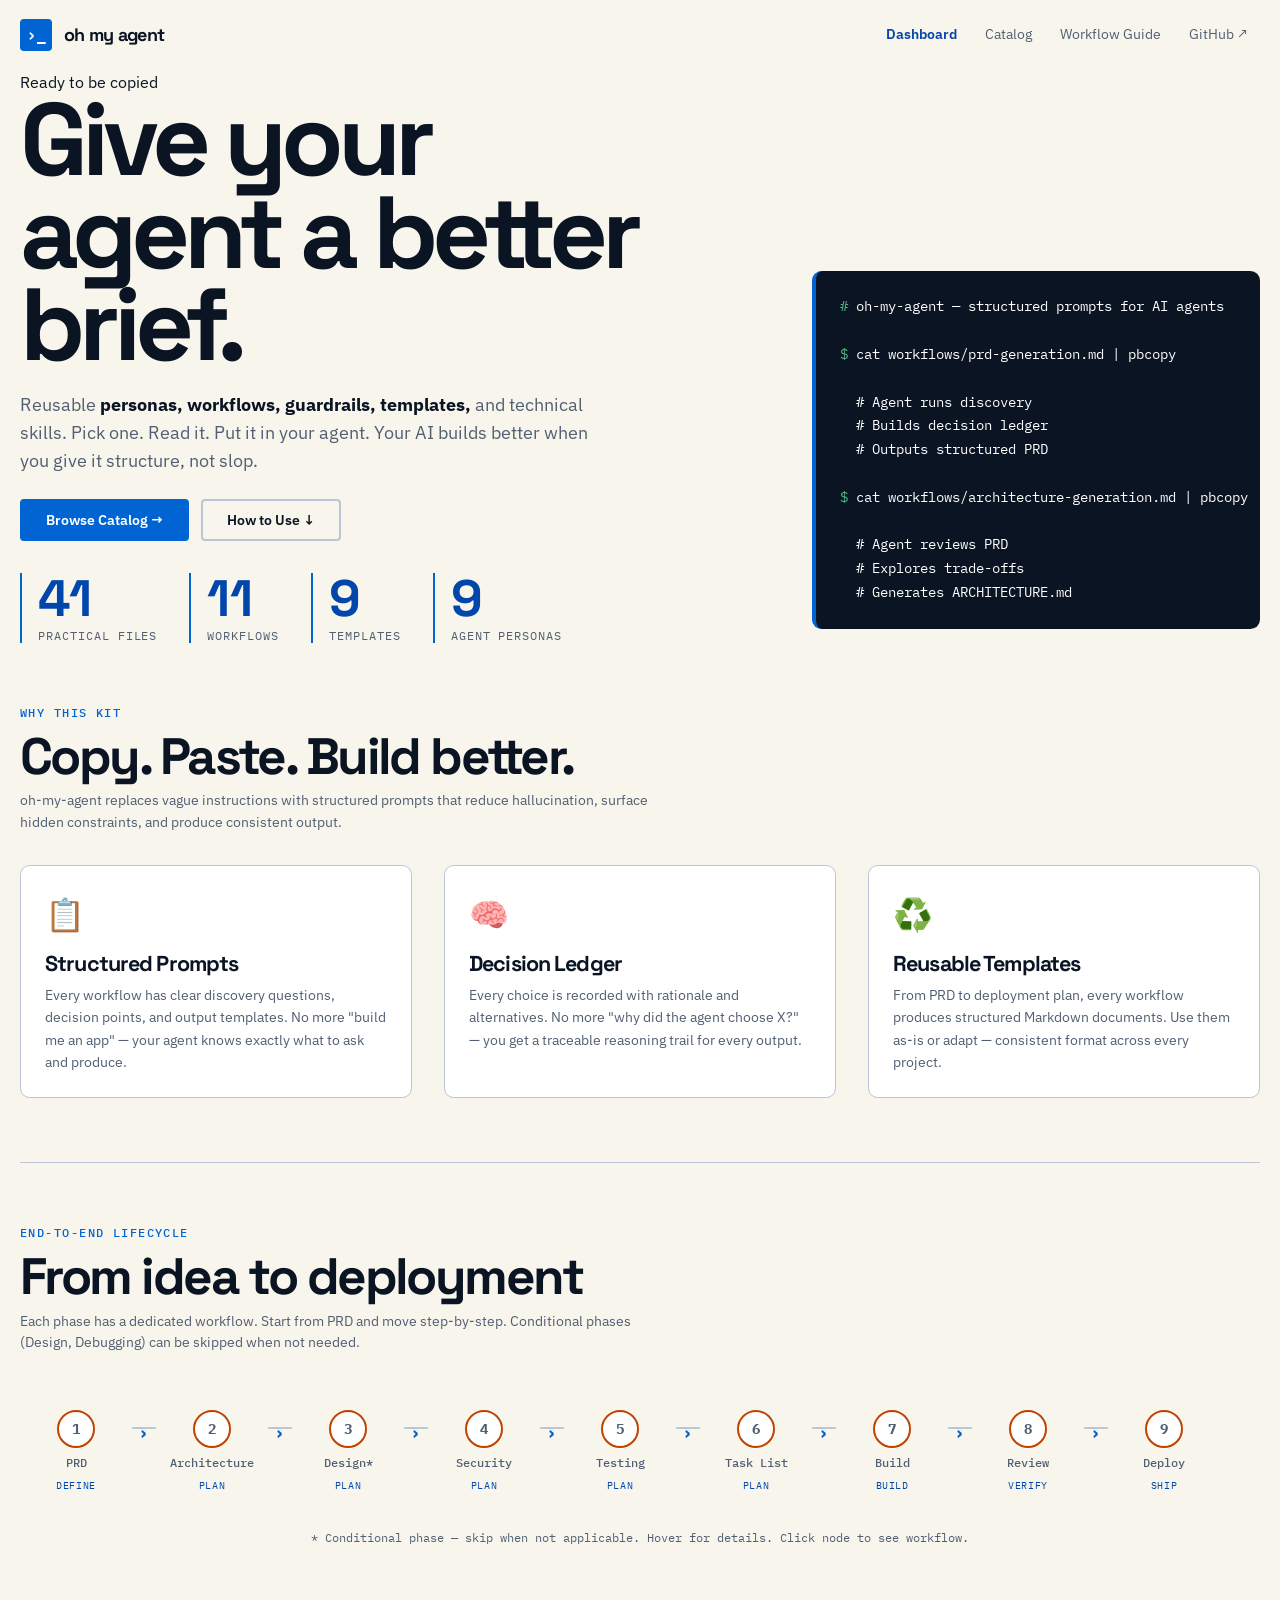
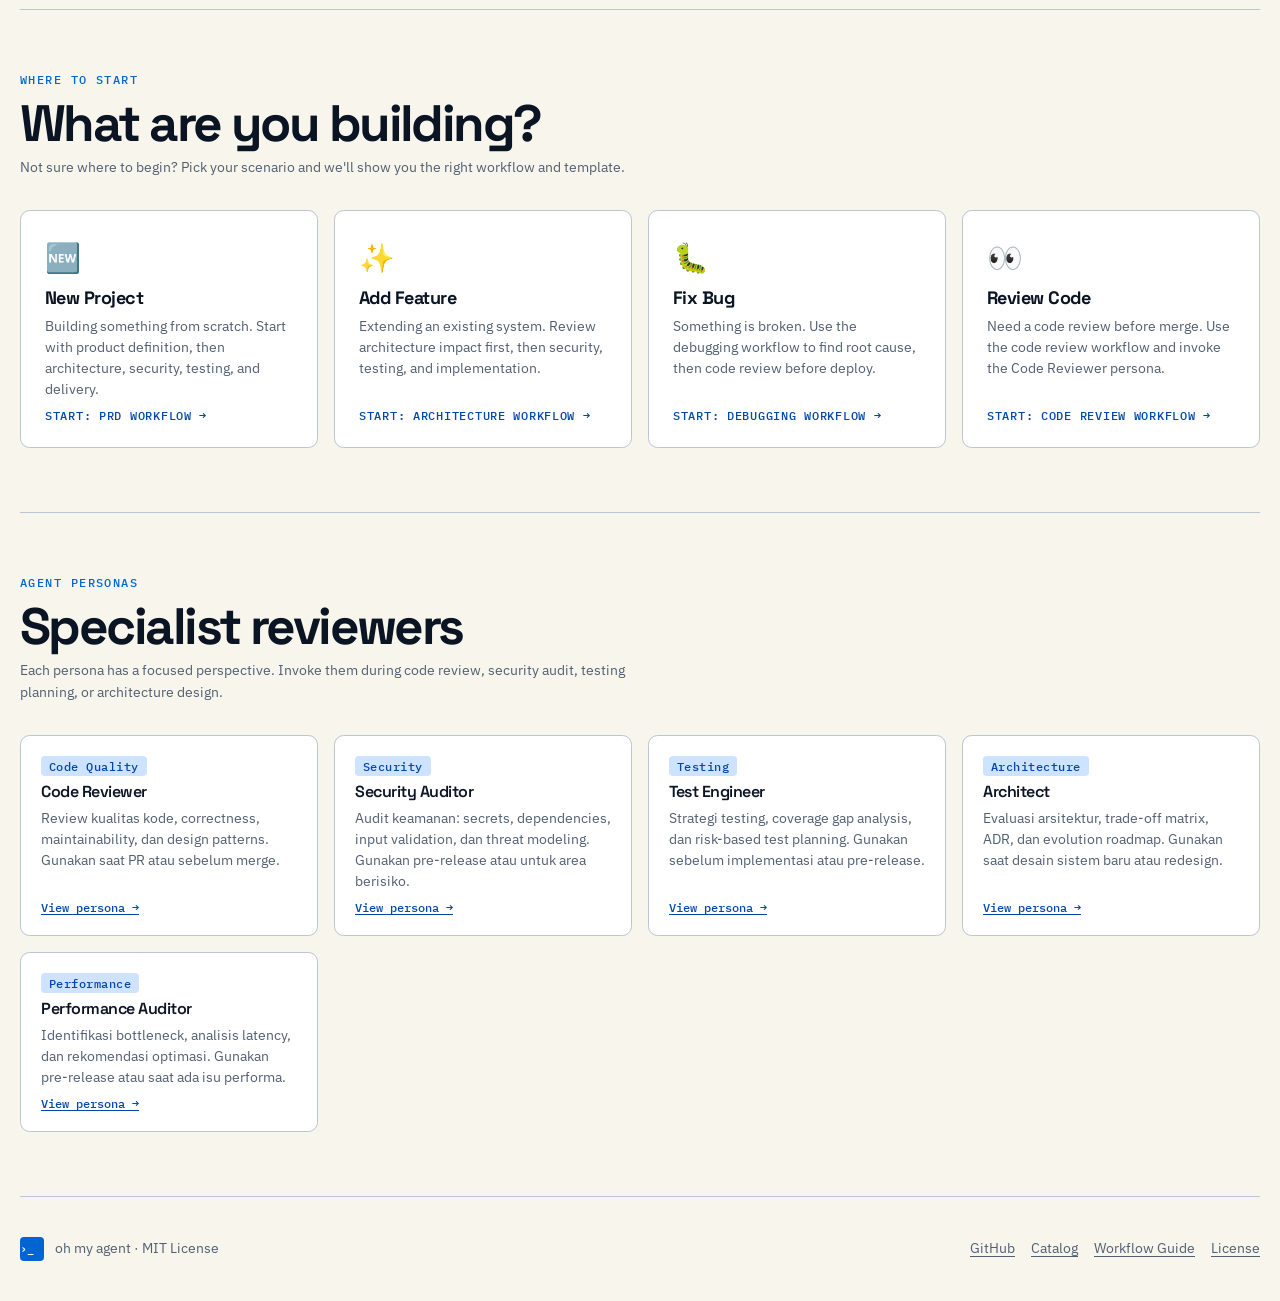
<file: docs/index.html>
<!doctype html>
<html lang="id">
<head>
  <meta charset="utf-8">
  <meta name="viewport" content="width=device-width, initial-scale=1">
  <meta name="description" content="Universal instructions, workflows, templates, guardrails, personas, and skills for AI agents.">
  <link rel="icon" href="data:,">
  <title>Oh My Agent — instruction kit for AI agents</title>
  <link rel="stylesheet" href="assets/css/style.css">
  <link rel="stylesheet" href="assets/css/dashboard.css">
</head>
<body>
  <div class="d-shell">
    <!-- ─── Navigation ─── -->
    <nav class="d-nav">
      <a class="d-nav-brand" href="./">
        <span class="d-nav-mark">›_</span>
        <span>oh my agent</span>
      </a>
      <div class="d-nav-links">
        <a href="./" class="active">Dashboard</a>
        <a href="catalog.html">Catalog</a>
        <a href="workflow-guide.html">Workflow Guide</a>
        <a href="https://github.com/nurmandigital/oh-my-agent" target="_blank" rel="noopener noreferrer">GitHub ↗</a>
      </div>
    </nav>

    <!-- ─── Hero ─── -->
    <section class="d-hero">
      <div>
        <div class="d-eyebrow">Ready to be copied</div>
        <h1>Give your agent a better brief.</h1>
        <p class="d-hero-sub">Reusable <strong>personas, workflows, guardrails, templates,</strong> and technical skills. Pick one. Read it. Put it in your agent. Your AI builds better when you give it structure, not slop.</p>
        <div class="d-hero-actions">
          <a class="d-btn d-btn-primary" href="catalog.html">Browse Catalog →</a>
          <a class="d-btn d-btn-outline" href="workflow-guide.html">How to Use ↓</a>
        </div>
        <div class="d-stats">
          <div class="d-stat"><span class="d-stat-num" id="stat-files">—</span><div class="d-stat-label">Practical Files</div></div>
          <div class="d-stat"><span class="d-stat-num" id="stat-workflows">—</span><div class="d-stat-label">Workflows</div></div>
          <div class="d-stat"><span class="d-stat-num" id="stat-templates">—</span><div class="d-stat-label">Templates</div></div>
          <div class="d-stat"><span class="d-stat-num" id="stat-agents">—</span><div class="d-stat-label">Agent Personas</div></div>
        </div>
      </div>
      <div class="d-hero-visual">
        <pre class="d-hero-code"><span>#</span> oh-my-agent — structured prompts for AI agents<span>

</span><span>$</span> cat workflows/prd-generation.md | pbcopy<span>

</span>  # Agent runs discovery
  # Builds decision ledger
  # Outputs structured PRD

<span>$</span> cat workflows/architecture-generation.md | pbcopy

  # Agent reviews PRD
  # Explores trade-offs
  # Generates ARCHITECTURE.md</pre>
      </div>
    </section>

    <!-- ─── Value Props ─── -->
    <section class="d-section">
      <div class="d-section-header">
        <div class="d-eyebrow">Why this kit</div>
        <h2>Copy. Paste. Build better.</h2>
        <p>oh-my-agent replaces vague instructions with structured prompts that reduce hallucination, surface hidden constraints, and produce consistent output.</p>
      </div>
      <div class="d-props">
        <div class="d-prop">
          <span class="d-prop-icon">📋</span>
          <h3>Structured Prompts</h3>
          <p>Every workflow has clear discovery questions, decision points, and output templates. No more "build me an app" — your agent knows exactly what to ask and produce.</p>
        </div>
        <div class="d-prop">
          <span class="d-prop-icon">🧠</span>
          <h3>Decision Ledger</h3>
          <p>Every choice is recorded with rationale and alternatives. No more "why did the agent choose X?" — you get a traceable reasoning trail for every output.</p>
        </div>
        <div class="d-prop">
          <span class="d-prop-icon">♻️</span>
          <h3>Reusable Templates</h3>
          <p>From PRD to deployment plan, every workflow produces structured Markdown documents. Use them as-is or adapt — consistent format across every project.</p>
        </div>
      </div>
    </section>

    <!-- ─── Lifecycle Flow ─── -->
    <section class="d-section">
      <div class="d-section-header">
        <div class="d-eyebrow">End-to-end lifecycle</div>
        <h2>From idea to deployment</h2>
        <p>Each phase has a dedicated workflow. Start from PRD and move step-by-step. Conditional phases (Design, Debugging) can be skipped when not needed.</p>
      </div>
      <div class="d-lifecycle">
        <div class="d-flow" data-phase="define" id="lifecycle-flow">
          <div class="d-flow-node" data-phase="define" data-ref="prd-generation">
            <span class="d-flow-tooltip">Start here. Define product scope, users, constraints.</span>
            <span class="d-flow-circle">1</span>
            <span class="d-flow-label">PRD</span>
            <span class="d-flow-phase">Define</span>
          </div>
          <div class="d-flow-node" data-phase="plan" data-ref="architecture-generation">
            <span class="d-flow-tooltip">System design, trade-offs, decision records.</span>
            <span class="d-flow-circle">2</span>
            <span class="d-flow-label">Architecture</span>
            <span class="d-flow-phase">Plan</span>
          </div>
          <div class="d-flow-node" data-phase="plan" data-ref="design-generation">
            <span class="d-flow-tooltip">UI/UX design. Conditional — skip for API-only.</span>
            <span class="d-flow-circle">3</span>
            <span class="d-flow-label">Design*</span>
            <span class="d-flow-phase">Plan</span>
          </div>
          <div class="d-flow-node" data-phase="plan" data-ref="security-planning">
            <span class="d-flow-tooltip">Threat model, auth, data protection.</span>
            <span class="d-flow-circle">4</span>
            <span class="d-flow-label">Security</span>
            <span class="d-flow-phase">Plan</span>
          </div>
          <div class="d-flow-node" data-phase="plan" data-ref="testing-planning">
            <span class="d-flow-tooltip">Test strategy, coverage, risk assessment.</span>
            <span class="d-flow-circle">5</span>
            <span class="d-flow-label">Testing</span>
            <span class="d-flow-phase">Plan</span>
          </div>
          <div class="d-flow-node" data-phase="plan" data-ref="task-list-generation">
            <span class="d-flow-tooltip">Break work into ordered tasks.</span>
            <span class="d-flow-circle">6</span>
            <span class="d-flow-label">Task List</span>
            <span class="d-flow-phase">Plan</span>
          </div>
          <div class="d-flow-node" data-phase="build" data-ref="task-instruction">
            <span class="d-flow-tooltip">Agent implements task by task.</span>
            <span class="d-flow-circle">7</span>
            <span class="d-flow-label">Build</span>
            <span class="d-flow-phase">Build</span>
          </div>
          <div class="d-flow-node" data-phase="verify" data-ref="code-review-workflow">
            <span class="d-flow-tooltip">Review code, check quality, approve merge.</span>
            <span class="d-flow-circle">8</span>
            <span class="d-flow-label">Review</span>
            <span class="d-flow-phase">Verify</span>
          </div>
          <div class="d-flow-node" data-phase="ship" data-ref="deployment-workflow">
            <span class="d-flow-tooltip">Release, deploy, monitor.</span>
            <span class="d-flow-circle">9</span>
            <span class="d-flow-label">Deploy</span>
            <span class="d-flow-phase">Ship</span>
          </div>
        </div>
      </div>
      <p style="color:var(--color-ink-muted);font:var(--text-xs) var(--font-mono);margin:var(--space-3) 0 0;text-align:center;">* Conditional phase — skip when not applicable. Hover for details. Click node to see workflow.</p>
    </section>

    <!-- ─── Decision Cards ─── -->
    <section class="d-section">
      <div class="d-section-header">
        <div class="d-eyebrow">Where to start</div>
        <h2>What are you building?</h2>
        <p>Not sure where to begin? Pick your scenario and we'll show you the right workflow and template.</p>
      </div>
      <div class="d-cards" id="decision-cards">
        <a class="d-card" href="workflow-guide.html#prd">
          <span class="d-card-icon">🆕</span>
          <h3>New Project</h3>
          <p>Building something from scratch. Start with product definition, then architecture, security, testing, and delivery.</p>
          <span class="d-card-meta">Start: PRD workflow →</span>
        </a>
        <a class="d-card" href="workflow-guide.html#architecture">
          <span class="d-card-icon">✨</span>
          <h3>Add Feature</h3>
          <p>Extending an existing system. Review architecture impact first, then security, testing, and implementation.</p>
          <span class="d-card-meta">Start: Architecture workflow →</span>
        </a>
        <a class="d-card" href="catalog.html?search=bug">
          <span class="d-card-icon">🐛</span>
          <h3>Fix Bug</h3>
          <p>Something is broken. Use the debugging workflow to find root cause, then code review before deploy.</p>
          <span class="d-card-meta">Start: Debugging workflow →</span>
        </a>
        <a class="d-card" href="catalog.html?search=review">
          <span class="d-card-icon">👀</span>
          <h3>Review Code</h3>
          <p>Need a code review before merge. Use the code review workflow and invoke the Code Reviewer persona.</p>
          <span class="d-card-meta">Start: Code Review workflow →</span>
        </a>
      </div>
    </section>

    <!-- ─── Agent Personas ─── -->
    <section class="d-section">
      <div class="d-section-header">
        <div class="d-eyebrow">Agent personas</div>
        <h2>Specialist reviewers</h2>
        <p>Each persona has a focused perspective. Invoke them during code review, security audit, testing planning, or architecture design.</p>
      </div>
      <div class="d-agents" id="agent-list"></div>
    </section>

    <!-- ─── Footer ─── -->
    <footer class="d-footer">
      <div class="d-footer-copy">
        <span class="d-nav-mark" style="display:inline-flex;width:1.5rem;height:1.5rem;font-size:0.75rem;vertical-align:middle;margin-right:var(--space-2);">›_</span>
        oh my agent &middot; MIT License
      </div>
      <div class="d-footer-links">
        <a href="https://github.com/nurmandigital/oh-my-agent" target="_blank" rel="noopener noreferrer">GitHub</a>
        <a href="catalog.html">Catalog</a>
        <a href="workflow-guide.html">Workflow Guide</a>
        <a href="https://github.com/nurmandigital/oh-my-agent/blob/main/LICENSE">License</a>
      </div>
    </footer>
  </div>

  <script src="assets/js/dashboard.js" defer></script>
</body>
</html>
</file>
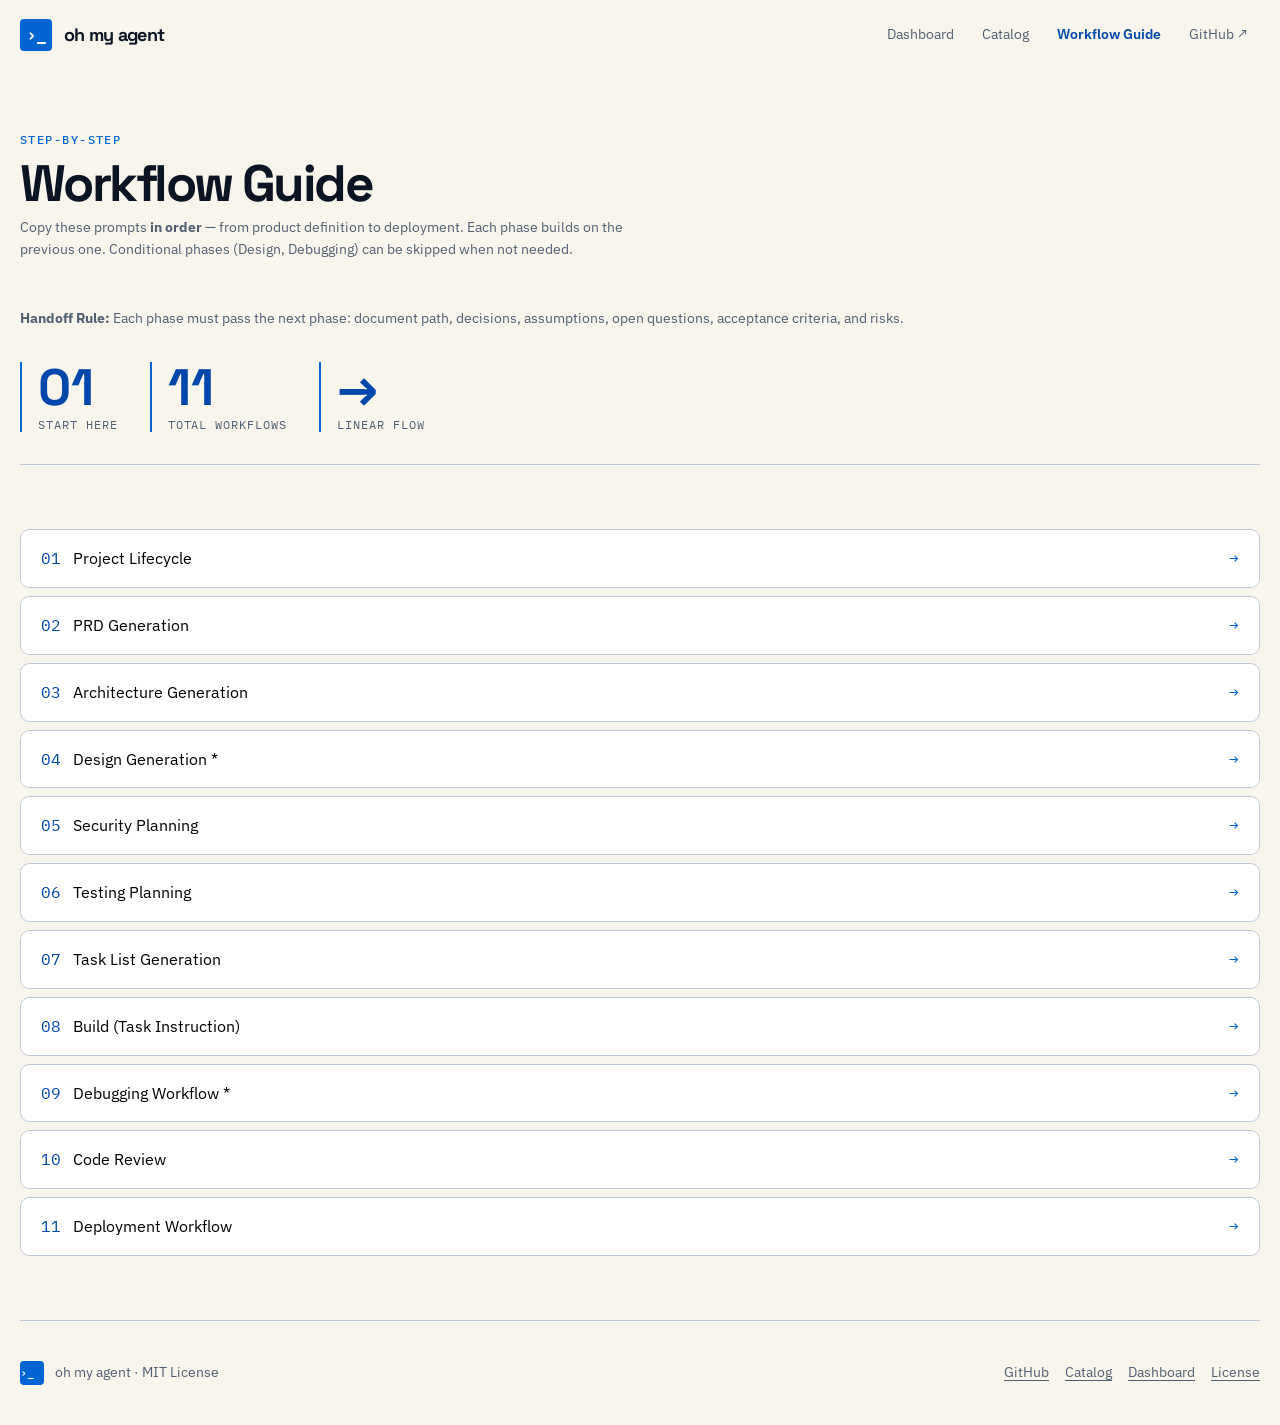
<file: docs/workflow-guide.html>
<!doctype html>
<html lang="id">
<head>
  <meta charset="utf-8">
  <meta name="viewport" content="width=device-width, initial-scale=1">
  <meta name="description" content="Step-by-step workflow guide for oh-my-agent — which prompt to use, when, and what to expect.">
  <link rel="icon" href="data:,">
  <title>Workflow Guide — Oh My Agent</title>
  <link rel="stylesheet" href="assets/css/style.css">
  <link rel="stylesheet" href="assets/css/dashboard.css">
</head>
<body>
  <div class="d-shell">
    <!-- ─── Navigation ─── -->
    <nav class="d-nav">
      <a class="d-nav-brand" href="./">
        <span class="d-nav-mark">›_</span>
        <span>oh my agent</span>
      </a>
      <div class="d-nav-links">
        <a href="./">Dashboard</a>
        <a href="catalog.html">Catalog</a>
        <a href="workflow-guide.html" class="active">Workflow Guide</a>
        <a href="https://github.com/nurmandigital/oh-my-agent" target="_blank" rel="noopener noreferrer">GitHub ↗</a>
      </div>
    </nav>

    <!-- ─── Page Header ─── -->
    <section class="d-section" style="padding-bottom:0;">
      <div class="d-section-header">
        <div class="d-eyebrow">Step-by-step</div>
        <h2>Workflow Guide</h2>
        <p>Copy these prompts <strong>in order</strong> — from product definition to deployment. Each phase builds on the previous one. Conditional phases (Design, Debugging) can be skipped when not needed.</p>
      </div>

      <div style="padding:var(--space-4) 0 var(--space-8);">
        <p style="color:var(--color-ink-muted);font-size:var(--text-sm);margin:0 0 var(--space-4);"><strong>Handoff Rule:</strong> Each phase must pass the next phase: document path, decisions, assumptions, open questions, acceptance criteria, and risks.</p>
        <div class="d-stats">
          <div class="d-stat"><span class="d-stat-num">01</span><div class="d-stat-label">Start Here</div></div>
          <div class="d-stat"><span class="d-stat-num">11</span><div class="d-stat-label">Total Workflows</div></div>
          <div class="d-stat"><span class="d-stat-num">→</span><div class="d-stat-label">Linear Flow</div></div>
        </div>
      </div>
    </section>

    <!-- ─── Accordion ─── -->
    <section class="d-section" id="accordion-section">
      <div class="d-accordion">

        <!-- 01: Project Lifecycle -->
        <div class="d-accordion-item" id="project-lifecycle">
          <button class="d-accordion-header" onclick="this.parentElement.classList.toggle('open')">
            <span><span style="color:var(--color-accent-strong);font-family:var(--font-mono);margin-right:var(--space-2);">01</span> Project Lifecycle</span>
            <span class="d-accordion-marker">→</span>
          </button>
          <div class="d-accordion-body">
            <p>Mulai di sini paling awal. Dapatkan peta lifecycle keseluruhan sebelum menjalankan fase apapun. Workflow ini memberikan overview semua fase, conditional path, dan handoff rule.</p>
            <dl class="d-acc-meta">
              <dt>When</dt>
              <dd>Pertama kali, sebelum fase manapun</dd>
              <dt>Workflow</dt>
              <dd><a class="d-acc-link" href="catalog.html?search=project-lifecycle">workflows/project-lifecycle.md</a></dd>
              <dt>Output</dt>
              <dd>Peta lifecycle + konteks project</dd>
              <dt>Next</dt>
              <dd>PRD Generation</dd>
            </dl>
            <p><strong>Tips:</strong> Cukup jalankan sekali per project. Simpan output sebagai referensi untuk semua fase selanjutnya.</p>
          </div>
        </div>

        <!-- 02: PRD -->
        <div class="d-accordion-item" id="prd">
          <button class="d-accordion-header" onclick="this.parentElement.classList.toggle('open')">
            <span><span style="color:var(--color-accent-strong);font-family:var(--font-mono);margin-right:var(--space-2);">02</span> PRD Generation</span>
            <span class="d-accordion-marker">→</span>
          </button>
          <div class="d-accordion-body">
            <p>Tentukan produk — user pain, target audience, success metrics, constraint, dan scope. Workflow ini melakukan discovery mendalam sebelum arsitektur atau desain dimulai.</p>
            <dl class="d-acc-meta">
              <dt>When</dt>
              <dd>Sebelum desain atau teknis apapun</dd>
              <dt>Workflow</dt>
              <dd><a class="d-acc-link" href="catalog.html?search=prd-generation">workflows/prd-generation.md</a></dd>
              <dt>Template</dt>
              <dd><a class="d-acc-link" href="catalog.html?search=PRD">templates/PRD.md</a></dd>
              <dt>Next</dt>
              <dd>Architecture</dd>
            </dl>
            <p><strong>Tips:</strong> Jangan lewati — bahkan untuk fitur kecil, PRD singkat membantu agent memahami konteks. Output berupa PRD.md + decision ledger.</p>
          </div>
        </div>

        <!-- 03: Architecture -->
        <div class="d-accordion-item" id="architecture">
          <button class="d-accordion-header" onclick="this.parentElement.classList.toggle('open')">
            <span><span style="color:var(--color-accent-strong);font-family:var(--font-mono);margin-right:var(--space-2);">03</span> Architecture Generation</span>
            <span class="d-accordion-marker">→</span>
          </button>
          <div class="d-accordion-body">
            <p>Setelah PRD siap, lanjut ke arsitektur sistem. Workflow ini mengeksplorasi trade-off, pattern, dan keputusan desain dengan ADR (Architecture Decision Records).</p>
            <dl class="d-acc-meta">
              <dt>When</dt>
              <dd>Setelah PRD selesai</dd>
              <dt>Workflow</dt>
              <dd><a class="d-acc-link" href="catalog.html?search=architecture-generation">workflows/architecture-generation.md</a></dd>
              <dt>Template</dt>
              <dd><a class="d-acc-link" href="catalog.html?search=ARCHITECTURE">templates/ARCHITECTURE.md</a></dd>
              <dt>Next</dt>
              <dd>Design (jika ada UI) atau Security</dd>
            </dl>
            <p><strong>Tips:</strong> Gunakan Architect persona untuk review keputusan arsitektur. Output berupa ARCHITECTURE.md + decision ledger.</p>
          </div>
        </div>

        <!-- 04: Design -->
        <div class="d-accordion-item" id="design">
          <button class="d-accordion-header" onclick="this.parentElement.classList.toggle('open')">
            <span><span style="color:var(--color-accent-strong);font-family:var(--font-mono);margin-right:var(--space-2);">04</span> Design Generation *</span>
            <span class="d-accordion-marker">→</span>
          </button>
          <div class="d-accordion-body">
            <p><strong>Kondisional.</strong> Hanya untuk project dengan UI/UX. Jika project CLI, API-only, worker, atau background job — lewati fase ini.</p>
            <dl class="d-acc-meta">
              <dt>When</dt>
              <dd>Hanya jika ada UI/UX</dd>
              <dt>Workflow</dt>
              <dd><a class="d-acc-link" href="catalog.html?search=design-generation">workflows/design-generation.md</a></dd>
              <dt>Template</dt>
              <dd><a class="d-acc-link" href="catalog.html?search=DESIGN">templates/DESIGN.md</a></dd>
              <dt>Next</dt>
              <dd>Security Planning</dd>
            </dl>
            <p><strong>Tips:</strong> Desainer yang baik memvalidasi lebih awal. Jika sudah ada Figma/prototype, link di template DESIGN.md.</p>
          </div>
        </div>

        <!-- 05: Security -->
        <div class="d-accordion-item" id="security">
          <button class="d-accordion-header" onclick="this.parentElement.classList.toggle('open')">
            <span><span style="color:var(--color-accent-strong);font-family:var(--font-mono);margin-right:var(--space-2);">05</span> Security Planning</span>
            <span class="d-accordion-marker">→</span>
          </button>
          <div class="d-accordion-body">
            <p>Wajib untuk perubahan yang menyentuh auth, PII, payment, public API, atau aksi destruktif. Security workflow membangun threat model, data flow diagram, dan security decision record.</p>
            <dl class="d-acc-meta">
              <dt>When</dt>
              <dd>Setelah arsitektur, wajib untuk area berisiko</dd>
              <dt>Workflow</dt>
              <dd><a class="d-acc-link" href="catalog.html?search=security-planning">workflows/security-planning.md</a></dd>
              <dt>Template</dt>
              <dd><a class="d-acc-link" href="catalog.html?search=SECURITY">templates/SECURITY.md</a></dd>
              <dt>Next</dt>
              <dd>Testing Planning</dd>
            </dl>
            <p><strong>Tips:</strong> Gunakan Security Auditor persona untuk audit keamanan. Jangan lewati untuk public API atau perubahan database.</p>
          </div>
        </div>

        <!-- 06: Testing -->
        <div class="d-accordion-item" id="testing">
          <button class="d-accordion-header" onclick="this.parentElement.classList.toggle('open')">
            <span><span style="color:var(--color-accent-strong);font-family:var(--font-mono);margin-right:var(--space-2);">06</span> Testing Planning</span>
            <span class="d-accordion-marker">→</span>
          </button>
          <div class="d-accordion-body">
            <p>Sebelum implementasi, rencanakan strategi testing: unit, integration, E2E. Workflow ini membantu menentukan coverage target, risk assessment, dan prioritasi test case.</p>
            <dl class="d-acc-meta">
              <dt>When</dt>
              <dd>Sebelum implementasi dimulai</dd>
              <dt>Workflow</dt>
              <dd><a class="d-acc-link" href="catalog.html?search=testing-planning">workflows/testing-planning.md</a></dd>
              <dt>Template</dt>
              <dd><a class="d-acc-link" href="catalog.html?search=TESTING">templates/TESTING.md</a></dd>
              <dt>Next</dt>
              <dd>Task List Generation</dd>
            </dl>
            <p><strong>Tips:</strong> Gunakan Test Engineer persona untuk review strategi testing. Prioritaskan test berdasar risk, bukan coverage number.</p>
          </div>
        </div>

        <!-- 07: Task List -->
        <div class="d-accordion-item" id="task-list">
          <button class="d-accordion-header" onclick="this.parentElement.classList.toggle('open')">
            <span><span style="color:var(--color-accent-strong);font-family:var(--font-mono);margin-right:var(--space-2);">07</span> Task List Generation</span>
            <span class="d-accordion-marker">→</span>
          </button>
          <div class="d-accordion-body">
            <p>Setelah dokumen rencana cukup, breakdown pekerjaan ke task yang terurut. Setiap task mencakup: acceptance criteria, effort estimate, dependency, dan output yang diharapkan.</p>
            <dl class="d-acc-meta">
              <dt>When</dt>
              <dd>Setelah PRD + Architecture + Security + Testing selesai</dd>
              <dt>Workflow</dt>
              <dd><a class="d-acc-link" href="catalog.html?search=task-list-generation">workflows/task-list-generation.md</a></dd>
              <dt>Template</dt>
              <dd><a class="d-acc-link" href="catalog.html?search=TASK_LIST">templates/TASK_LIST.md</a></dd>
              <dt>Next</dt>
              <dd>Build</dd>
            </dl>
            <p><strong>Tips:</strong> Task list adalah jembatan antara planning dan eksekusi. Pastikan dependency antar task jelas.</p>
          </div>
        </div>

        <!-- 08: Build -->
        <div class="d-accordion-item" id="build">
          <button class="d-accordion-header" onclick="this.parentElement.classList.toggle('open')">
            <span><span style="color:var(--color-accent-strong);font-family:var(--font-mono);margin-right:var(--space-2);">08</span> Build (Task Instruction)</span>
            <span class="d-accordion-marker">→</span>
          </button>
          <div class="d-accordion-body">
            <p>Saat implementasi, gunakan task instruction workflow untuk memandu agent mengerjakan task satu per satu. Agent menghasilkan evidence + update task status.</p>
            <dl class="d-acc-meta">
              <dt>When</dt>
              <dd>Saat implementasi task</dd>
              <dt>Workflow</dt>
              <dd><a class="d-acc-link" href="catalog.html?search=task-instruction">workflows/task-instruction.md</a></dd>
              <dt>Output</dt>
              <dd>Evidence implementasi + task status update</dd>
              <dt>Next</dt>
              <dd>Code Review</dd>
            </dl>
            <p><strong>Tips:</strong> Satu task instruction per task. Jangan overload agent dengan banyak task sekaligus. Review evidence sebelum move ke task berikutnya.</p>
          </div>
        </div>

        <!-- 09: Debugging -->
        <div class="d-accordion-item" id="debugging">
          <button class="d-accordion-header" onclick="this.parentElement.classList.toggle('open')">
            <span><span style="color:var(--color-accent-strong);font-family:var(--font-mono);margin-right:var(--space-2);">09</span> Debugging Workflow *</span>
            <span class="d-accordion-marker">→</span>
          </button>
          <div class="d-accordion-body">
            <p><strong>Kondisional.</strong> Hanya ketika ada error, bug, test gagal, atau perilaku tidak sesuai harapan. Workflow ini membantu root cause analysis + verified fix.</p>
            <dl class="d-acc-meta">
              <dt>When</dt>
              <dd>Hanya saat ada error/bug</dd>
              <dt>Workflow</dt>
              <dd><a class="d-acc-link" href="catalog.html?search=debugging">workflows/debugging-workflow.md</a></dd>
              <dt>Output</dt>
              <dd>Root cause + verified fix</dd>
              <dt>Next</dt>
              <dd>Code Review</dd>
            </dl>
            <p><strong>Tips:</strong> Jangan tebak — gunakan workflow untuk sistematis mencari root cause. Sertakan error log sebagai input.</p>
          </div>
        </div>

        <!-- 10: Code Review -->
        <div class="d-accordion-item" id="code-review">
          <button class="d-accordion-header" onclick="this.parentElement.classList.toggle('open')">
            <span><span style="color:var(--color-accent-strong);font-family:var(--font-mono);margin-right:var(--space-2);">10</span> Code Review</span>
            <span class="d-accordion-marker">→</span>
          </button>
          <div class="d-accordion-body">
            <p>Sebelum merge, review code dengan Code Reviewer persona. Workflow ini mengevaluasi 5 dimensi: correctness, security, performance, maintainability, testing.</p>
            <dl class="d-acc-meta">
              <dt>When</dt>
              <dd>Sebelum merge ke branch utama</dd>
              <dt>Workflow</dt>
              <dd><a class="d-acc-link" href="catalog.html?search=code-review">workflows/code-review-workflow.md</a></dd>
              <dt>Template</dt>
              <dd><a class="d-acc-link" href="catalog.html?search=CODE_REVIEW">templates/CODE_REVIEW.md</a></dd>
              <dt>Next</dt>
              <dd>Deployment</dd>
            </dl>
            <p><strong>Tips:</strong> Gunakan agent personas: Code Reviewer (kualitas), Security Auditor (keamanan), Performance Auditor (performa). Approve hanya jika semua MUST finding resolved.</p>
          </div>
        </div>

        <!-- 11: Deployment -->
        <div class="d-accordion-item" id="deployment">
          <button class="d-accordion-header" onclick="this.parentElement.classList.toggle('open')">
            <span><span style="color:var(--color-accent-strong);font-family:var(--font-mono);margin-right:var(--space-2);">11</span> Deployment Workflow</span>
            <span class="d-accordion-marker">→</span>
          </button>
          <div class="d-accordion-body">
            <p>Saat rilis, workflow deployment memandu proses release: migration, environment promotion, verification, rollback plan, dan monitoring.</p>
            <dl class="d-acc-meta">
              <dt>When</dt>
              <dd>Saat akan merilis ke production</dd>
              <dt>Workflow</dt>
              <dd><a class="d-acc-link" href="catalog.html?search=deployment">workflows/deployment-workflow.md</a></dd>
              <dt>Template</dt>
              <dd><a class="d-acc-link" href="catalog.html?search=DEPLOYMENT">templates/DEPLOYMENT.md</a></dd>
              <dt>Next</dt>
              <dd>Complete — mulai lifecycle baru untuk iterasi berikutnya</dd>
            </dl>
            <p><strong>Tips:</strong> Gunakan deployment workflow tiap rilis. Jangan lewati rollback plan. Pastikan monitoring terpasang sebelum deploy.</p>
          </div>
        </div>

      </div>
    </section>

    <!-- ─── Footer ─── -->
    <footer class="d-footer">
      <div class="d-footer-copy">
        <span class="d-nav-mark" style="display:inline-flex;width:1.5rem;height:1.5rem;font-size:0.75rem;vertical-align:middle;margin-right:var(--space-2);">›_</span>
        oh my agent &middot; MIT License
      </div>
      <div class="d-footer-links">
        <a href="https://github.com/nurmandigital/oh-my-agent" target="_blank" rel="noopener noreferrer">GitHub</a>
        <a href="catalog.html">Catalog</a>
        <a href="./">Dashboard</a>
        <a href="https://github.com/nurmandigital/oh-my-agent/blob/main/LICENSE">License</a>
      </div>
    </footer>
  </div>

  <script>
    // Auto-open accordion from hash
    (function() {
      var hash = location.hash.slice(1);
      if (hash) {
        var el = document.getElementById(hash);
        if (el) setTimeout(function() {
          el.classList.add('open');
          el.scrollIntoView({ behavior: 'smooth', block: 'center' });
        }, 200);
      }
    })();
  </script>
</body>
</html>
</file>
<file: docs/assets/css/style.css>
/* Hallmark · pre-emit critique: P5 H5 E4 S5 R5 V5 */
@import url('https://fonts.googleapis.com/css2?family=IBM+Plex+Mono:wght@400;500&family=IBM+Plex+Sans:wght@400;500;600;700&family=Space+Grotesk:wght@500;600;700&display=swap');
@import url('tokens.css');

html, body { overflow-x: clip; }
* { box-sizing: border-box; }
body { margin: 0; background: var(--color-paper); color: var(--color-ink); font-family: var(--font-body); line-height: 1.55; }
button, input { font: inherit; }
button { cursor: pointer; }
:focus-visible { outline: 3px solid var(--color-focus); outline-offset: 3px; }
.shell { min-height: 100vh; }
.rail { background: var(--color-ink); color: var(--color-paper-raised); padding: var(--space-8) var(--space-5); display: flex; flex-direction: column; gap: var(--space-8); position: fixed; inset: 0 auto 0 0; width: 17rem; height: 100dvh; overflow-y: auto; z-index: 4; }
.brand { color: inherit; text-decoration: none; display: flex; align-items: center; gap: var(--space-3); }
.brand-mark { width: 2rem; height: 2rem; background: var(--color-accent); display: grid; place-items: center; font-family: var(--font-mono); font-weight: 500; border-radius: var(--radius-sm); }
.brand-name { font: 700 var(--text-lg)/1 var(--font-display); letter-spacing: -0.04em; }
.rail-note { color: oklch(78% 0.02 258); font-size: var(--text-sm); margin: -var(--space-4) 0 0; }
.nav-label, .eyebrow { color: var(--color-accent); font: 500 var(--text-xs)/1 var(--font-mono); letter-spacing: .12em; text-transform: uppercase; }
.category-list { display: grid; gap: var(--space-1); }
.category-button { appearance: none; border: 0; background: transparent; color: oklch(83% 0.018 258); text-align: left; padding: .55rem .65rem; border-radius: var(--radius-sm); display: flex; justify-content: space-between; gap: var(--space-2); transition: background var(--dur-fast) var(--ease-out), color var(--dur-fast) var(--ease-out); }
.category-button:hover, .category-button.active { background: oklch(31% 0.04 258); color: var(--color-paper-raised); }
.count { font: var(--text-xs) var(--font-mono); color: oklch(66% 0.02 258); }
.rail-footer { margin-top: auto; color: oklch(65% 0.02 258); font-size: var(--text-xs); }
.rail-footer a { color: inherit; }
.main { min-width: 0; margin-left: 17rem; }
.topbar { padding: var(--space-6) clamp(var(--space-5), 5vw, var(--space-16)); border-bottom: var(--rule-thin) solid var(--color-rule); display: flex; justify-content: space-between; align-items: center; gap: var(--space-4); }
.topbar-meta { font: var(--text-xs) var(--font-mono); color: var(--color-ink-muted); }
.github-link { color: var(--color-ink); text-decoration: none; border-bottom: 2px solid var(--color-accent); font-weight: 600; white-space: nowrap; }
.hero { padding: clamp(var(--space-10), 10vw, var(--space-16)) clamp(var(--space-5), 5vw, var(--space-16)) var(--space-12); display: grid; grid-template-columns: minmax(0, 1.4fr) minmax(14rem, .6fr); gap: var(--space-12); align-items: end; }
h1, h2, h3 { font-family: var(--font-display); font-weight: 700; line-height: .98; letter-spacing: -.06em; margin: 0; overflow-wrap: anywhere; min-width: 0; }
h1 { font-size: var(--text-display); max-width: 9ch; }
h2 { font-size: var(--text-2xl); }
h3 { font-size: var(--text-xl); }
.hero-copy { max-width: 34rem; color: var(--color-ink-muted); font-size: var(--text-lg); }
.hero-copy strong { color: var(--color-ink); }
.stat-line { border-left: var(--rule-thick) solid var(--color-accent); padding-left: var(--space-4); font-family: var(--font-mono); font-size: var(--text-sm); }
.stat-line b { display: block; font: 700 var(--text-2xl)/1 var(--font-display); color: var(--color-accent-strong); }
.toolbar { margin: 0 clamp(var(--space-5), 5vw, var(--space-16)); padding: var(--space-4) 0; border-top: var(--rule-thick) solid var(--color-ink); border-bottom: var(--rule-thin) solid var(--color-rule); display: flex; gap: var(--space-4); align-items: center; }
.search-wrap { flex: 1; position: relative; }
.search-wrap input { width: 100%; border: 0; background: transparent; color: var(--color-ink); padding: .65rem 0 .65rem 2rem; border-bottom: 2px solid var(--color-rule); }
.search-wrap input:focus { border-color: var(--color-accent); outline: 0; }
.search-icon { position: absolute; left: 0; top: .65rem; font-family: var(--font-mono); color: var(--color-accent); }
.results { font: var(--text-xs) var(--font-mono); color: var(--color-ink-muted); white-space: nowrap; }
.catalog { padding: var(--space-8) clamp(var(--space-5), 5vw, var(--space-16)) var(--space-16); }
.workflow-guide { border-top: var(--rule-thick) solid var(--color-ink); border-bottom: var(--rule-thin) solid var(--color-rule); padding: var(--space-8) 0; margin-bottom: var(--space-8); }
.workflow-guide h2 { font-size: var(--text-2xl); margin-top: var(--space-3); }
.workflow-guide > p { color: var(--color-ink-muted); max-width: 48rem; margin: var(--space-3) 0 0; }
.workflow-path { display: flex; flex-wrap: wrap; gap: var(--space-2); list-style: none; padding: 0; margin: var(--space-6) 0 0; }
.workflow-path button { background: var(--color-paper-raised); border: var(--rule-thin) solid var(--color-rule); color: var(--color-ink); display: flex; align-items: center; gap: var(--space-2); padding: var(--space-2) var(--space-3); white-space: nowrap; }
.workflow-path button:hover { border-color: var(--color-accent); background: var(--color-accent-soft); }
.workflow-path b { color: var(--color-accent-strong); font-family: var(--font-mono); }
.grid { display: grid; grid-template-columns: repeat(auto-fit, minmax(min(100%, 18rem), 1fr)); gap: var(--space-3); }
.item { min-width: 0; background: var(--color-paper-raised); border: var(--rule-thin) solid var(--color-rule); padding: var(--space-5); display: flex; flex-direction: column; min-height: 13rem; transition: border-color var(--dur-fast) var(--ease-out), transform var(--dur-fast) var(--ease-out); }
.item:hover { border-color: var(--color-accent); transform: translateY(-2px); }
.item-top { display: flex; justify-content: space-between; gap: var(--space-3); align-items: start; }
.item-kind { font: 500 var(--text-xs) var(--font-mono); color: var(--color-accent-strong); text-transform: uppercase; letter-spacing: .08em; }
.item h3 { margin-top: var(--space-3); }
.item-workflow { border-top: 4px solid var(--color-accent); }
.workflow-meta { display: flex; justify-content: space-between; align-items: start; gap: var(--space-2); margin-top: var(--space-3); }
.workflow-step { color: var(--color-accent-strong); font: 500 var(--text-xs)/1.3 var(--font-mono); text-transform: uppercase; letter-spacing: .06em; }
.workflow-condition { color: var(--color-ink-muted); border: var(--rule-thin) solid var(--color-rule); padding: .15rem .35rem; font: var(--text-xs)/1 var(--font-mono); text-align: right; }
.workflow-handoff { border-top: var(--rule-thin) solid var(--color-rule); display: grid; gap: var(--space-2); margin: var(--space-4) 0 0; padding-top: var(--space-3); }
.workflow-handoff div { display: grid; grid-template-columns: 4.25rem minmax(0, 1fr); gap: var(--space-2); }
.workflow-handoff dt { color: var(--color-ink-muted); font: var(--text-xs)/1.3 var(--font-mono); }
.workflow-handoff dd { margin: 0; font-size: var(--text-xs); overflow-wrap: anywhere; }
.item p { color: var(--color-ink-muted); font-size: var(--text-sm); margin: var(--space-3) 0; display: -webkit-box; -webkit-line-clamp: 3; -webkit-box-orient: vertical; overflow: hidden; }
.item-actions { margin-top: auto; padding-top: var(--space-4); display: flex; align-items: center; justify-content: space-between; gap: var(--space-3); }
.read-link, .copy-button { border: 0; background: transparent; color: var(--color-accent-strong); font: 500 var(--text-sm) var(--font-mono); padding: .25rem 0; }
.read-link { text-decoration: underline; text-underline-offset: .25em; }
.copy-button { border: 1px solid var(--color-rule); padding: .4rem .55rem; border-radius: var(--radius-sm); }
.copy-button:hover { background: var(--color-accent-soft); border-color: var(--color-accent); }
.copy-button[data-status="success"] { background: var(--color-success); border-color: var(--color-success); color: var(--color-paper-raised); }
.copy-button[data-status="error"] { background: var(--color-danger); border-color: var(--color-danger); color: var(--color-paper-raised); }
.empty { padding: var(--space-10) 0; color: var(--color-ink-muted); }
.viewer { display: none; position: fixed; inset: 0 0 0 17rem; z-index: 5; background: color-mix(in oklch, var(--color-ink) 38%, transparent); padding: 4dvh 4vw; overflow: clip; }
.viewer.open { display: grid; place-items: center; }
.viewer-panel { width: min(70rem, 100%); max-height: 92dvh; display: grid; grid-template-rows: auto minmax(0, 1fr); overflow: hidden; background: var(--color-paper-raised); border: var(--rule-thick) solid var(--color-ink); box-shadow: 12px 12px 0 var(--color-accent); }
.viewer-head { position: sticky; top: 0; background: var(--color-paper-raised); border-bottom: var(--rule-thin) solid var(--color-rule); padding: var(--space-4) var(--space-5); display: flex; align-items: center; justify-content: space-between; gap: var(--space-4); }
.viewer-head h2 { font-size: var(--text-xl); }
.close-button { border: 0; background: var(--color-ink); color: var(--color-paper-raised); padding: .45rem .7rem; font-family: var(--font-mono); }
.viewer-body { min-height: 0; overflow-y: auto; padding: var(--space-6); }
.markdown-body { color: var(--color-ink); max-width: 74ch; }
.file-meta { border-left: 4px solid var(--color-accent); background: var(--color-accent-soft); margin: 0 0 var(--space-8); padding: var(--space-4) var(--space-5); }
.file-meta-label { display: block; color: var(--color-accent-strong); font: 500 var(--text-xs)/1 var(--font-mono); letter-spacing: .1em; text-transform: uppercase; margin-bottom: var(--space-3); }
.file-meta-name { font: 600 var(--text-base)/1.2 var(--font-mono); color: var(--color-ink); }
.file-meta-description { color: var(--color-ink-muted); font-size: var(--text-sm); margin: var(--space-2) 0 0; }
.markdown-body > :first-child { margin-top: 0; }
.markdown-body > :last-child { margin-bottom: 0; }
.markdown-body h1, .markdown-body h2, .markdown-body h3, .markdown-body h4 { font-family: var(--font-display); font-style: normal; letter-spacing: -.045em; line-height: 1.08; overflow-wrap: anywhere; }
.markdown-body h1 { font-size: var(--text-2xl); margin: var(--space-10) 0 var(--space-5); }
.markdown-body h2 { font-size: var(--text-xl); margin: var(--space-10) 0 var(--space-4); padding-top: var(--space-3); border-top: var(--rule-thin) solid var(--color-rule); }
.markdown-body h3 { font-size: var(--text-lg); margin: var(--space-6) 0 var(--space-3); }
.markdown-body h4 { font-size: var(--text-base); margin: var(--space-5) 0 var(--space-2); }
.markdown-body p, .markdown-body ul, .markdown-body ol, .markdown-body blockquote { margin: 0 0 var(--space-4); }
.markdown-body ul, .markdown-body ol { padding-left: var(--space-6); }
.markdown-body li + li { margin-top: var(--space-2); }
.markdown-body li::marker { color: var(--color-accent); }
.markdown-body a { color: var(--color-accent-strong); text-decoration-thickness: 2px; text-underline-offset: .18em; }
.markdown-body strong { font-weight: 700; }
.markdown-body hr { border: 0; border-top: var(--rule-thin) solid var(--color-rule); margin: var(--space-8) 0; }
.markdown-body blockquote { border-left: var(--rule-thick) solid var(--color-accent); color: var(--color-ink-muted); padding-left: var(--space-4); }
.markdown-body :not(pre) > code { background: var(--color-accent-soft); color: var(--color-accent-strong); border: var(--rule-thin) solid var(--color-rule); border-radius: var(--radius-sm); padding: .1em .3em; font: .88em var(--font-mono); }
.markdown-body pre { margin: var(--space-5) 0; overflow: auto; background: var(--color-ink); color: var(--color-paper-raised); padding: var(--space-5); border-left: 4px solid var(--color-accent); font: var(--text-sm)/1.65 var(--font-mono); }
.markdown-body pre code { font-family: inherit; }
.markdown-body table { border-collapse: collapse; display: block; max-width: 100%; overflow-x: auto; margin: var(--space-5) 0; font-size: var(--text-sm); }
.markdown-body th, .markdown-body td { border: var(--rule-thin) solid var(--color-rule); padding: var(--space-2) var(--space-3); text-align: left; vertical-align: top; }
.markdown-body th { background: var(--color-paper-muted); font-weight: 700; }
.markdown-body input[type="checkbox"] { accent-color: var(--color-accent); margin-right: var(--space-2); }

@media (max-width: 760px) { .shell { display: block; } .rail { position: static; width: auto; height: auto; overflow: visible; padding: var(--space-4) var(--space-5); display: grid; grid-template-columns: 1fr auto; gap: var(--space-3); } .main { margin-left: 0; } .rail-note, .nav-label, .rail-footer { display: none; } .category-list { grid-column: 1 / -1; display: flex; overflow-x: auto; padding-bottom: var(--space-1); } .category-button { white-space: nowrap; } .hero { grid-template-columns: 1fr; gap: var(--space-6); padding-top: var(--space-10); } h1 { max-width: 10ch; } .topbar { padding: var(--space-4) var(--space-5); } .toolbar { margin-inline: var(--space-5); } .catalog { padding-inline: var(--space-5); } .viewer { inset: 0; padding: 1rem; } .viewer-panel { max-height: calc(100dvh - 2rem); box-shadow: 6px 6px 0 var(--color-accent); } }
@media (prefers-reduced-motion: reduce) { *, *::before, *::after { scroll-behavior: auto !important; transition-duration: 0.01ms !important; } }
</file>
<file: docs/assets/css/dashboard.css>
/* Dashboard styles for oh-my-agent landing page */
@import url('tokens.css');

/* ─── Layout ─── */
.d-shell { max-width: 90rem; margin: 0 auto; padding: 0 var(--space-5); }
.d-section { padding: var(--space-16) 0; }
.d-section + .d-section { border-top: var(--rule-thin) solid var(--color-rule); }

/* ─── Nav ─── */
.d-nav { display: flex; align-items: center; justify-content: space-between; gap: var(--space-4); padding: var(--space-4) 0; flex-wrap: wrap; }
.d-nav-brand { display: flex; align-items: center; gap: var(--space-3); text-decoration: none; color: var(--color-ink); font: 700 var(--text-lg)/1 var(--font-display); letter-spacing: -0.04em; }
.d-nav-mark { width: 2rem; height: 2rem; background: var(--color-accent); display: grid; place-items: center; font-family: var(--font-mono); font-weight: 500; border-radius: var(--radius-sm); color: var(--color-paper-raised); }
.d-nav-links { display: flex; gap: var(--space-1); align-items: center; flex-wrap: wrap; }
.d-nav-links a { padding: var(--space-2) var(--space-3); color: var(--color-ink-muted); text-decoration: none; font-size: var(--text-sm); border-radius: var(--radius-sm); transition: background var(--dur-fast), color var(--dur-fast); }
.d-nav-links a:hover { background: var(--color-accent-soft); color: var(--color-ink); }
.d-nav-links a.active { color: var(--color-accent-strong); font-weight: 600; }
.d-nav-gh { color: var(--color-ink); text-decoration: none; border-bottom: 2px solid var(--color-accent); font-weight: 600; font-size: var(--text-sm); white-space: nowrap; }

/* ─── Hero ─── */
.d-hero { padding: clamp(var(--space-12), 12vw, var(--space-20)) 0 var(--space-12); display: grid; grid-template-columns: 1.4fr 0.6fr; gap: var(--space-12); align-items: end; }
.d-hero h1 { font: 700 var(--text-display)/0.9 var(--font-display); letter-spacing: -0.06em; margin: 0; max-width: 10ch; }
.d-hero-sub { color: var(--color-ink-muted); font-size: var(--text-lg); max-width: 36rem; margin: var(--space-5) 0; line-height: 1.55; }
.d-hero-sub strong { color: var(--color-ink); }
.d-stats { display: flex; gap: var(--space-8); flex-wrap: wrap; margin-top: var(--space-8); }
.d-stat { border-left: var(--rule-thick) solid var(--color-accent); padding-left: var(--space-4); }
.d-stat-num { font: 700 var(--text-2xl)/1 var(--font-display); color: var(--color-accent-strong); }
.d-stat-label { font: var(--text-xs) var(--font-mono); color: var(--color-ink-muted); text-transform: uppercase; letter-spacing: 0.08em; margin-top: var(--space-1); }
.d-hero-actions { display: flex; gap: var(--space-3); margin-top: var(--space-6); flex-wrap: wrap; }
.d-btn { display: inline-flex; align-items: center; gap: var(--space-2); padding: var(--space-3) var(--space-6); border-radius: var(--radius-sm); font: 600 var(--text-sm)/1 var(--font-body); text-decoration: none; transition: background var(--dur-fast), color var(--dur-fast); }
.d-btn-primary { background: var(--color-accent); color: var(--color-paper-raised); border: 2px solid var(--color-accent); }
.d-btn-primary:hover { background: var(--color-accent-strong); border-color: var(--color-accent-strong); }
.d-btn-outline { background: transparent; color: var(--color-ink); border: 2px solid var(--color-rule); }
.d-btn-outline:hover { border-color: var(--color-accent); }
.d-hero-visual { display: grid; place-items: center; }
.d-hero-code { background: var(--color-ink); color: var(--color-paper-raised); padding: var(--space-6); border-left: 4px solid var(--color-accent); font: var(--text-sm)/1.7 var(--font-mono); border-radius: var(--radius-md); width: 100%; max-width: 28rem; }
.d-hero-code span { color: oklch(70% 0.12 160); }

/* ─── Value Props ─── */
.d-props { display: grid; grid-template-columns: repeat(auto-fit, minmax(min(100%, 18rem), 1fr)); gap: var(--space-8); }
.d-prop { padding: var(--space-6); border: var(--rule-thin) solid var(--color-rule); border-radius: var(--radius-md); background: var(--color-paper-raised); }
.d-prop-icon { font-size: 2rem; margin-bottom: var(--space-3); display: block; }
.d-prop h3 { font: 700 var(--text-xl)/1.1 var(--font-display); letter-spacing: -0.04em; margin-bottom: var(--space-2); }
.d-prop p { color: var(--color-ink-muted); font-size: var(--text-sm); margin: 0; line-height: 1.6; }

/* ─── Section Header ─── */
.d-section-header { margin-bottom: var(--space-8); }
.d-section-header .d-eyebrow { color: var(--color-accent); font: 500 var(--text-xs)/1 var(--font-mono); letter-spacing: 0.12em; text-transform: uppercase; }
.d-section-header h2 { font: 700 var(--text-2xl)/1 var(--font-display); letter-spacing: -0.05em; margin: var(--space-3) 0 var(--space-2); }
.d-section-header p { color: var(--color-ink-muted); max-width: 40rem; margin: 0; font-size: var(--text-sm); }

/* ─── Lifecycle Flow ─── */
.d-lifecycle { overflow-x: auto; padding: var(--space-6) 0; }
.d-flow { display: flex; gap: 0; align-items: flex-start; min-width: max-content; }
.d-flow-node { display: flex; flex-direction: column; align-items: center; gap: var(--space-2); position: relative; flex-shrink: 0; width: 7rem; cursor: pointer; }
.d-flow-node + .d-flow-node { margin-left: 1.5rem; }
.d-flow-node + .d-flow-node::before { content: ''; position: absolute; left: -1.5rem; top: 1.1rem; width: 1.5rem; height: 2px; background: var(--color-rule); z-index: 0; }
.d-flow-node + .d-flow-node::after { content: '›'; position: absolute; left: -1.1rem; top: 0.55rem; font-size: 1.1rem; color: var(--color-accent); font-weight: 700; font-family: var(--font-mono); z-index: 1; }
.d-flow-circle { width: 2.4rem; height: 2.4rem; border-radius: 50%; display: grid; place-items: center; font: 700 var(--text-sm)/1 var(--font-mono); border: 2px solid var(--color-rule); background: var(--color-paper-raised); color: var(--color-ink-muted); transition: all var(--dur-fast); }
.d-flow-node:hover .d-flow-circle { border-color: var(--color-accent); background: var(--color-accent-soft); color: var(--color-accent-strong); transform: scale(1.1); }
.d-flow-node.active .d-flow-circle { border-color: var(--color-accent); background: var(--color-accent); color: var(--color-paper-raised); }
.d-flow-label { font: 500 var(--text-xs)/1.2 var(--font-mono); text-align: center; color: var(--color-ink-muted); }
.d-flow-node:hover .d-flow-label { color: var(--color-ink); }
.d-flow-phase { font-size: 0.6rem; text-transform: uppercase; letter-spacing: 0.06em; color: var(--color-accent-strong); font-family: var(--font-mono); }
.d-flow-condition { font-size: 0.55rem; color: var(--color-ink-muted); text-align: center; max-width: 6rem; }
.d-flow-tooltip { display: none; position: absolute; bottom: 100%; left: 50%; transform: translateX(-50%); background: var(--color-ink); color: var(--color-paper-raised); padding: var(--space-3) var(--space-4); border-radius: var(--radius-sm); font: var(--text-xs) var(--font-mono); white-space: nowrap; z-index: 10; margin-bottom: var(--space-2); pointer-events: none; }
.d-flow-tooltip::after { content: ''; position: absolute; top: 100%; left: 50%; transform: translateX(-50%); border: 6px solid transparent; border-top-color: var(--color-ink); }
.d-flow-node:hover .d-flow-tooltip { display: block; }

/* ─── Flow Node Colors by Phase ─── */
.d-flow[data-phase="define"] .d-flow-circle { border-color: oklch(55% 0.18 48); }
.d-flow[data-phase="define"] .d-flow-node:hover .d-flow-circle { background: oklch(90% 0.08 48); color: oklch(40% 0.18 48); }
.d-flow[data-phase="plan"] .d-flow-circle { border-color: oklch(55% 0.18 180); }
.d-flow[data-phase="plan"] .d-flow-node:hover .d-flow-circle { background: oklch(90% 0.08 180); color: oklch(40% 0.18 180); }
.d-flow[data-phase="build"] .d-flow-circle { border-color: oklch(52% 0.19 255); }
.d-flow[data-phase="build"] .d-flow-node:hover .d-flow-circle { background: var(--color-accent-soft); color: var(--color-accent-strong); }
.d-flow[data-phase="verify"] .d-flow-circle { border-color: oklch(55% 0.18 280); }
.d-flow[data-phase="verify"] .d-flow-node:hover .d-flow-circle { background: oklch(90% 0.08 280); color: oklch(40% 0.18 280); }
.d-flow[data-phase="ship"] .d-flow-circle { border-color: oklch(49% 0.14 150); }
.d-flow[data-phase="ship"] .d-flow-node:hover .d-flow-circle { background: oklch(90% 0.08 150); color: oklch(35% 0.14 150); }

/* ─── Decision Cards ─── */
.d-cards { display: grid; grid-template-columns: repeat(auto-fit, minmax(min(100%, 14rem), 1fr)); gap: var(--space-4); }
.d-card { border: var(--rule-thin) solid var(--color-rule); border-radius: var(--radius-md); padding: var(--space-6); background: var(--color-paper-raised); text-decoration: none; color: var(--color-ink); display: flex; flex-direction: column; gap: var(--space-2); transition: border-color var(--dur-fast), transform var(--dur-fast); cursor: pointer; }
.d-card:hover { border-color: var(--color-accent); transform: translateY(-3px); }
.d-card-icon { font-size: 1.8rem; }
.d-card h3 { font: 700 var(--text-lg)/1.1 var(--font-display); letter-spacing: -0.03em; margin: 0; }
.d-card p { color: var(--color-ink-muted); font-size: var(--text-sm); margin: 0; line-height: 1.5; }
.d-card-meta { margin-top: auto; color: var(--color-accent-strong); font: 500 var(--text-xs) var(--font-mono); text-transform: uppercase; letter-spacing: 0.06em; }

/* ─── Phase Accordion (workflow-guide page) ─── */
.d-accordion { display: grid; gap: var(--space-2); }
.d-accordion-item { border: var(--rule-thin) solid var(--color-rule); border-radius: var(--radius-md); overflow: hidden; }
.d-accordion-header { padding: var(--space-4) var(--space-5); background: var(--color-paper-raised); border: 0; width: 100%; text-align: left; display: flex; justify-content: space-between; align-items: center; gap: var(--space-3); cursor: pointer; font: inherit; transition: background var(--dur-fast); }
.d-accordion-header:hover { background: var(--color-accent-soft); }
.d-accordion-header h3 { font: 600 var(--text-base)/1 var(--font-display); letter-spacing: -0.03em; margin: 0; }
.d-accordion-marker { font-family: var(--font-mono); color: var(--color-accent); transition: transform var(--dur-base); }
.d-accordion-item.open .d-accordion-marker { transform: rotate(90deg); }
.d-accordion-body { display: none; padding: 0 var(--space-5) var(--space-5); border-top: var(--rule-thin) solid var(--color-rule); }
.d-accordion-item.open .d-accordion-body { display: block; }
.d-accordion-body p { color: var(--color-ink-muted); font-size: var(--text-sm); line-height: 1.6; margin: 0 0 var(--space-3); }
.d-acc-meta { display: grid; grid-template-columns: auto 1fr; gap: var(--space-2) var(--space-3); font-size: var(--text-sm); margin: var(--space-3) 0; }
.d-acc-meta dt { color: var(--color-ink-muted); font-family: var(--font-mono); font-size: var(--text-xs); }
.d-acc-meta dd { margin: 0; }
.d-acc-link { color: var(--color-accent-strong); text-decoration: underline; text-underline-offset: 0.2em; }

/* ─── Agent Cards ─── */
.d-agents { display: grid; grid-template-columns: repeat(auto-fit, minmax(min(100%, 16rem), 1fr)); gap: var(--space-4); }
.d-agent { border: var(--rule-thin) solid var(--color-rule); border-radius: var(--radius-md); padding: var(--space-5); background: var(--color-paper-raised); display: flex; flex-direction: column; gap: var(--space-2); }
.d-agent h3 { font: 600 var(--text-base)/1 var(--font-display); letter-spacing: -0.03em; margin: 0; }
.d-agent p { color: var(--color-ink-muted); font-size: var(--text-sm); margin: 0; line-height: 1.5; }
.d-agent-tag { align-self: flex-start; background: var(--color-accent-soft); color: var(--color-accent-strong); font: 500 var(--text-xs) var(--font-mono); padding: 0.15rem 0.5rem; border-radius: var(--radius-sm); letter-spacing: 0.04em; }
.d-agent-link { margin-top: auto; color: var(--color-accent-strong); font: 500 var(--text-xs) var(--font-mono); text-decoration: underline; text-underline-offset: 0.2em; }

/* ─── Footer ─── */
.d-footer { padding: var(--space-10) 0; border-top: var(--rule-thin) solid var(--color-rule); display: flex; justify-content: space-between; align-items: center; gap: var(--space-4); flex-wrap: wrap; }
.d-footer-copy { font-size: var(--text-sm); color: var(--color-ink-muted); }
.d-footer-links { display: flex; gap: var(--space-4); }
.d-footer-links a { color: var(--color-ink-muted); text-decoration: underline; text-underline-offset: 0.2em; font-size: var(--text-sm); }

/* ─── Responsive ─── */
@media (max-width: 760px) {
  .d-hero { grid-template-columns: 1fr; gap: var(--space-6); }
  .d-hero h1 { max-width: 12ch; }
  .d-hero-code { font-size: var(--text-xs); padding: var(--space-4); }
  .d-stats { gap: var(--space-4); }
  .d-flow-node { width: 5.5rem; }
  .d-flow-node + .d-flow-node { margin-left: 1rem; }
  .d-flow-node + .d-flow-node::before { left: -1rem; width: 1rem; }
  .d-flow-node + .d-flow-node::after { left: -0.7rem; }
  .d-footer { flex-direction: column; text-align: center; }
}
@media (prefers-reduced-motion: reduce) {
  *, *::before, *::after { scroll-behavior: auto !important; transition-duration: 0.01ms !important; }
}
</file>
